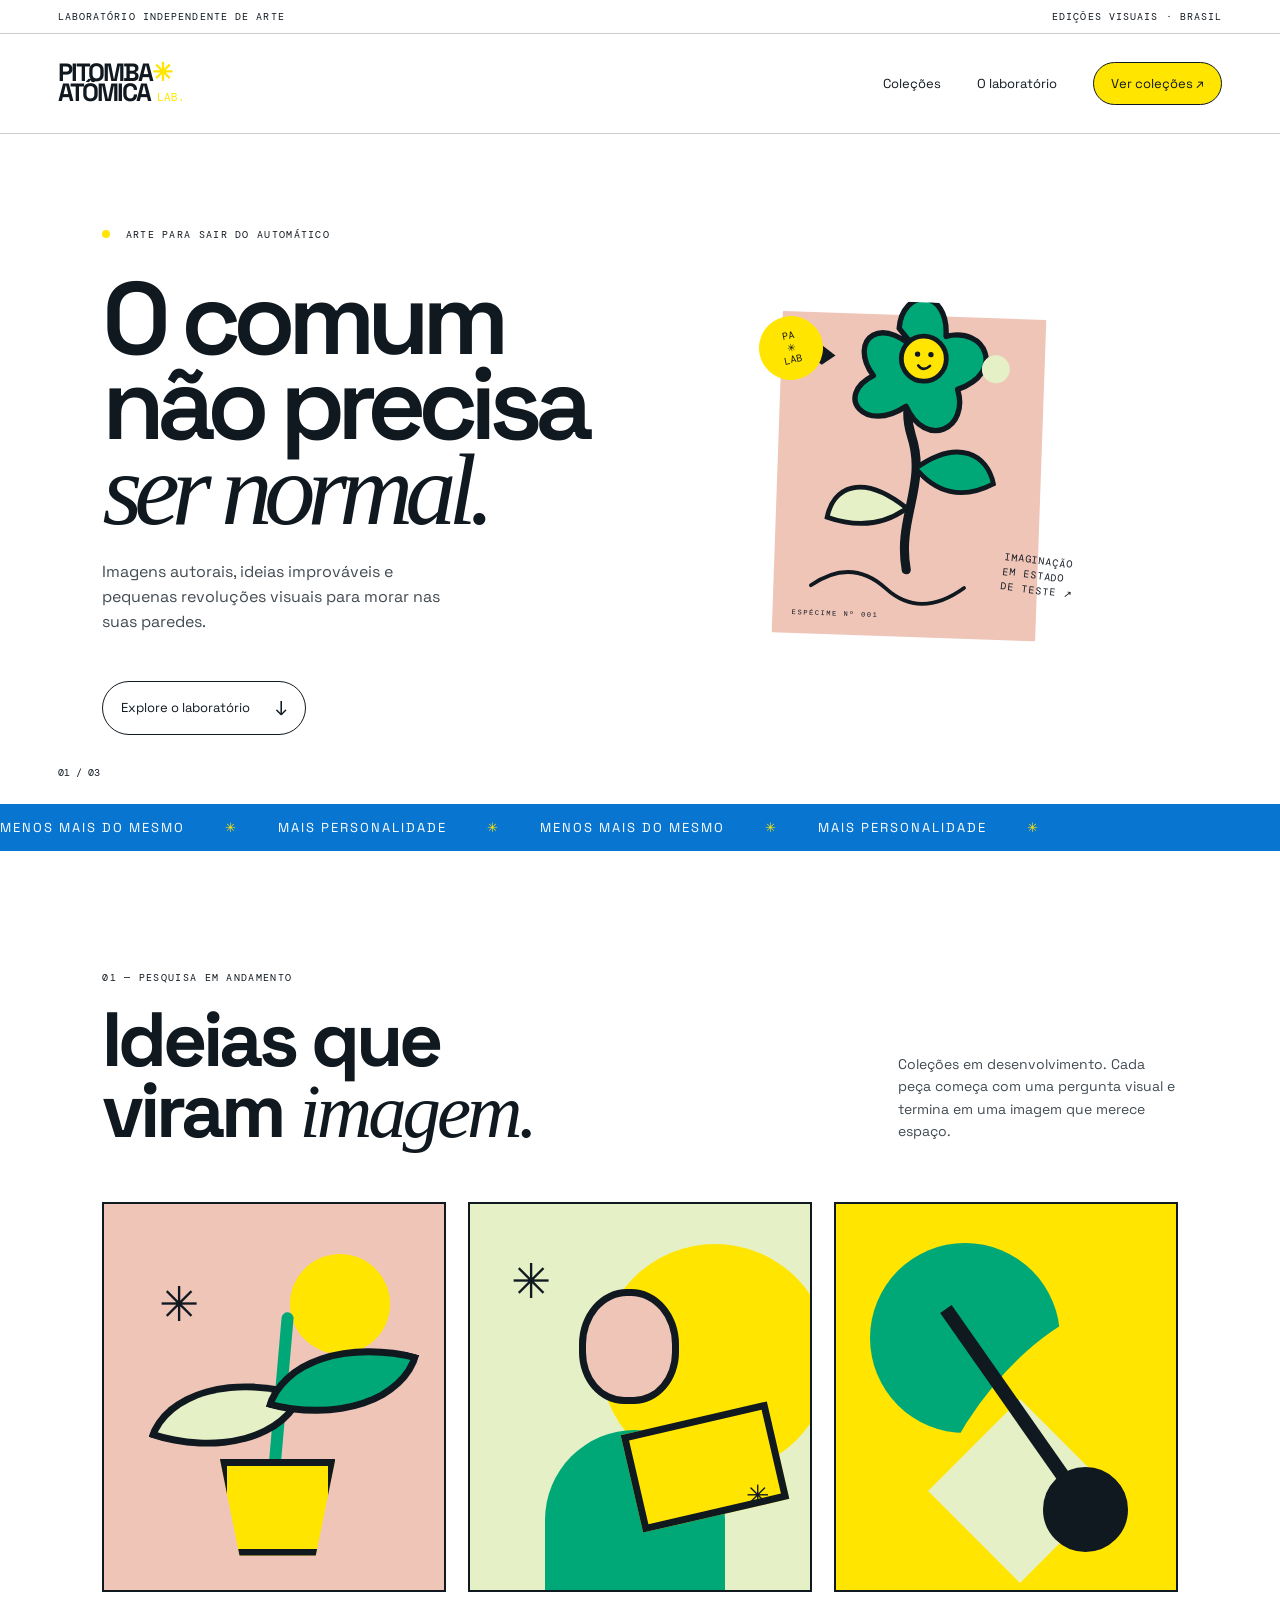
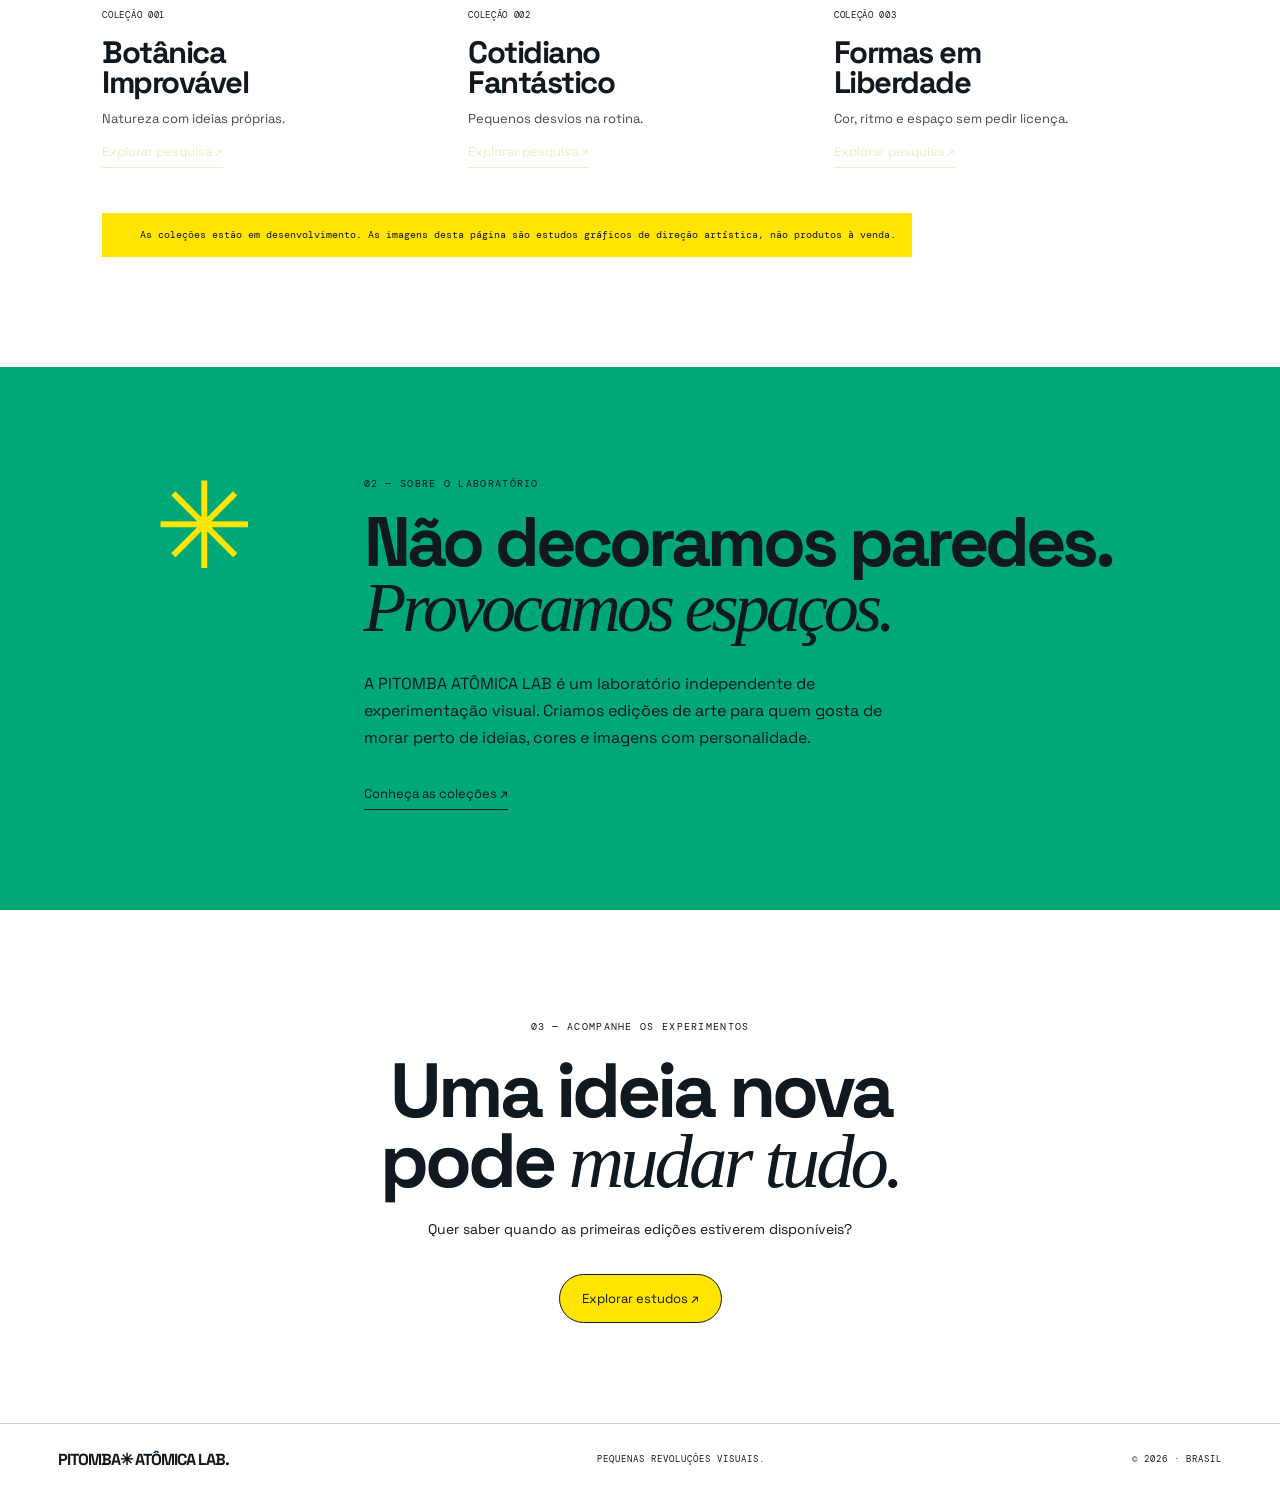
<file: index.html>
<!doctype html>
<html lang="pt-BR">
<head>
<meta charset="utf-8">
<meta name="viewport" content="width=device-width, initial-scale=1">
<meta name="theme-color" content="#0875D1">
<meta name="description" content="PITOMBA ATÔMICA LAB — pequenas revoluções visuais. Arte autoral para paredes com personalidade.">
<meta name="msvalidate.01" content="EAD47D0A124178B541388ACA7FBACF1D">
<title>PITOMBA ATÔMICA LAB — Pequenas revoluções visuais</title>
<link rel="preconnect" href="https://fonts.googleapis.com">
<link rel="preconnect" href="https://fonts.gstatic.com" crossorigin>
<link href="https://fonts.googleapis.com/css2?family=DM+Mono:wght@400;500&family=Space+Grotesk:wght@400;500;600;700&display=swap" rel="stylesheet">
<link rel="stylesheet" href="assets/css/style.css">

<link rel="canonical" href="https://inforeincluder.github.io/pitomba-atomica/">
<link rel="icon" type="image/svg+xml" href="assets/favicon.svg">
<meta name="robots" content="index,follow,max-image-preview:large">
<meta property="og:type" content="website">
<meta property="og:locale" content="pt_BR">
<meta property="og:site_name" content="PITOMBA ATÔMICA LAB">
<meta property="og:title" content="PITOMBA ATÔMICA LAB — Pequenas revoluções visuais">
<meta property="og:description" content="Laboratório independente de experimentação visual e edições de arte para paredes com personalidade.">
<meta property="og:url" content="https://inforeincluder.github.io/pitomba-atomica/">
<meta name="twitter:card" content="summary">
<script type="application/ld+json">
{
  "@context": "https://schema.org",
  "@type": "Organization",
  "name": "PITOMBA ATÔMICA LAB",
  "url": "https://inforeincluder.github.io/pitomba-atomica/",
  "description": "Laboratório independente de experimentação visual e edições de arte para decoração de interiores.",
  "brand": {
    "@type": "Brand",
    "name": "PITOMBA ATÔMICA LAB"
  }
}
</script>
<script type="application/ld+json">
{
  "@context": "https://schema.org",
  "@type": "WebSite",
  "name": "PITOMBA ATÔMICA LAB",
  "url": "https://inforeincluder.github.io/pitomba-atomica/",
  "inLanguage": "pt-BR"
}
</script>
</head>
<body>
<div class="topline"><span>LABORATÓRIO INDEPENDENTE DE ARTE</span><span>EDIÇÕES VISUAIS · BRASIL</span></div>
<header class="site-header">
<a class="wordmark" href="#" aria-label="Pitomba Atômica início">PITOMBA<span>✳</span><br>ATÔMICA<span class="lab"> LAB.</span></a>
<nav aria-label="Navegação principal"><a href="colecoes/">Coleções</a><a href="sobre/">O laboratório</a><a class="nav-contact" href="#colecoes">Ver coleções ↗</a></nav>
</header>
<main>
<section class="hero">
<div class="hero-copy">
<p class="eyebrow"><span class="dot"></span> ARTE PARA SAIR DO AUTOMÁTICO</p>
<h1>O comum<br>não precisa<br><em>ser normal.</em></h1>
<p class="hero-text">Imagens autorais, ideias improváveis e pequenas revoluções visuais para morar nas suas paredes.</p>
<a class="round-link" href="#colecoes">Explore o laboratório <span>↓</span></a>
</div>
<div class="hero-art" aria-label="Composição gráfica abstrata original">
<div class="art-stamp">PA<br>✳<br>LAB</div>
<svg viewBox="0 0 560 650" role="img" aria-label="Ilustração abstrata de uma flor impossível">
<rect x="34" y="25" width="492" height="600" rx="2" fill="#EFC5B8"/>
<path d="M281 500 C260 405 315 340 282 250 C260 190 286 143 300 105" fill="none" stroke="#101820" stroke-width="17" stroke-linecap="round"/>
<path d="M278 385 C190 320 139 352 130 407 C191 426 240 415 278 385Z" fill="#E6F0C6" stroke="#101820" stroke-width="9"/>
<path d="M292 310 C370 250 425 280 438 334 C380 367 330 354 292 310Z" fill="#00A878" stroke="#101820" stroke-width="9"/>
<g transform="translate(300 105)">
<path d="M0 0 C-80 -90 -145 -30 -93 35 C-166 75 -105 145 -30 90 C10 170 90 128 65 55 C155 20 113 -65 40 -43 C42 -135 -45 -130 -48 -55Z" fill="#00A878" stroke="#101820" stroke-width="10" stroke-linejoin="round"/>
<circle cx="0" cy="0" r="42" fill="#FFE500" stroke="#101820" stroke-width="9"/>
<circle cx="-12" cy="-8" r="5" fill="#101820"/><circle cx="13" cy="-8" r="5" fill="#101820"/><path d="M-10 13 Q0 25 12 13" fill="none" stroke="#101820" stroke-width="5" stroke-linecap="round"/>
</g>
<path d="M104 535 Q178 480 244 536 T390 530" fill="none" stroke="#101820" stroke-width="7" stroke-linecap="round"/>
<circle cx="435" cy="120" r="26" fill="#E6F0C6"/><path d="M85 105 l25 -18 25 18 -25 18Z" fill="#101820"/>
<text x="70" y="590" font-family="monospace" font-size="13" letter-spacing="3" fill="#101820">ESPÉCIME Nº 001</text>
</svg>
<div class="side-note">IMAGINAÇÃO<br>EM ESTADO<br>DE TESTE ↗</div>
</div>
<div class="hero-index">01 / 03</div>
</section>
<section class="ticker" aria-label="Manifesto"><div>MENOS MAIS DO MESMO <span>✳</span> MAIS PERSONALIDADE <span>✳</span> MENOS MAIS DO MESMO <span>✳</span> MAIS PERSONALIDADE <span>✳</span></div></section>
<section class="collections" id="colecoes">
<div class="section-head"><div><p class="eyebrow">01 — PESQUISA EM ANDAMENTO</p><h2>Ideias que<br>viram <em>imagem.</em></h2></div><p class="section-intro">Coleções em desenvolvimento. Cada peça começa com uma pergunta visual e termina em uma imagem que merece espaço.</p></div>
<div class="collection-grid">
<article class="collection-card card-one"><div class="card-art art-one"><span class="sun"></span><span class="plant-stem"></span><span class="plant-leaf leaf-a"></span><span class="plant-leaf leaf-b"></span><span class="pot"></span><span class="tiny-star">✳</span></div><div class="card-meta"><span>COLEÇÃO 001</span><span>EM EXPERIMENTAÇÃO</span></div><h3>Botânica<br>Improvável</h3><p>Natureza com ideias próprias.</p><a class="text-link" href="colecoes/botanica-improvavel/">Explorar pesquisa ↗</a></article>
<article class="collection-card card-two"><div class="card-art art-two"><span class="big-circle"></span><span class="figure-head"></span><span class="figure-body"></span><span class="book"></span><span class="bird bird-a">✳</span><span class="bird bird-b">✳</span></div><div class="card-meta"><span>COLEÇÃO 002</span><span>EM PESQUISA</span></div><h3>Cotidiano<br>Fantástico</h3><p>Pequenos desvios na rotina.</p><a class="text-link" href="colecoes/cotidiano-fantastico/">Explorar pesquisa ↗</a></article>
<article class="collection-card card-three"><div class="card-art art-three"><span class="shape-a"></span><span class="shape-b"></span><span class="shape-c"></span><span class="shape-d"></span><span class="shape-e"></span></div><div class="card-meta"><span>COLEÇÃO 003</span><span>EM PESQUISA</span></div><h3>Formas em<br>Liberdade</h3><p>Cor, ritmo e espaço sem pedir licença.</p><a class="text-link" href="colecoes/formas-em-liberdade/">Explorar pesquisa ↗</a></article>
</div>
<p class="status-note"><span class="dot"></span> As coleções estão em desenvolvimento. As imagens desta página são estudos gráficos de direção artística, não produtos à venda.</p>
</section>
<section class="manifesto" id="laboratorio">
<div class="manifesto-mark">✳</div><div><p class="eyebrow">02 — SOBRE O LABORATÓRIO</p><h2>Não decoramos paredes.<br><em>Provocamos espaços.</em></h2><p class="manifesto-text">A PITOMBA ATÔMICA LAB é um laboratório independente de experimentação visual. Criamos edições de arte para quem gosta de morar perto de ideias, cores e imagens com personalidade.</p><a class="text-link" href="colecoes/">Conheça as coleções ↗</a></div>
</section>
<section class="newsletter">
<p class="eyebrow">03 — ACOMPANHE OS EXPERIMENTOS</p><h2>Uma ideia nova<br>pode <em>mudar tudo.</em></h2><p>Quer saber quando as primeiras edições estiverem disponíveis?</p><a class="button-link" href="#colecoes">Explorar estudos ↗</a>
</section>
</main>
<footer><a class="footer-mark" href="#">PITOMBA✳ ATÔMICA LAB.</a><span>PEQUENAS REVOLUÇÕES VISUAIS.</span><span>© 2026 · BRASIL</span></footer>
</body></html>
</file>
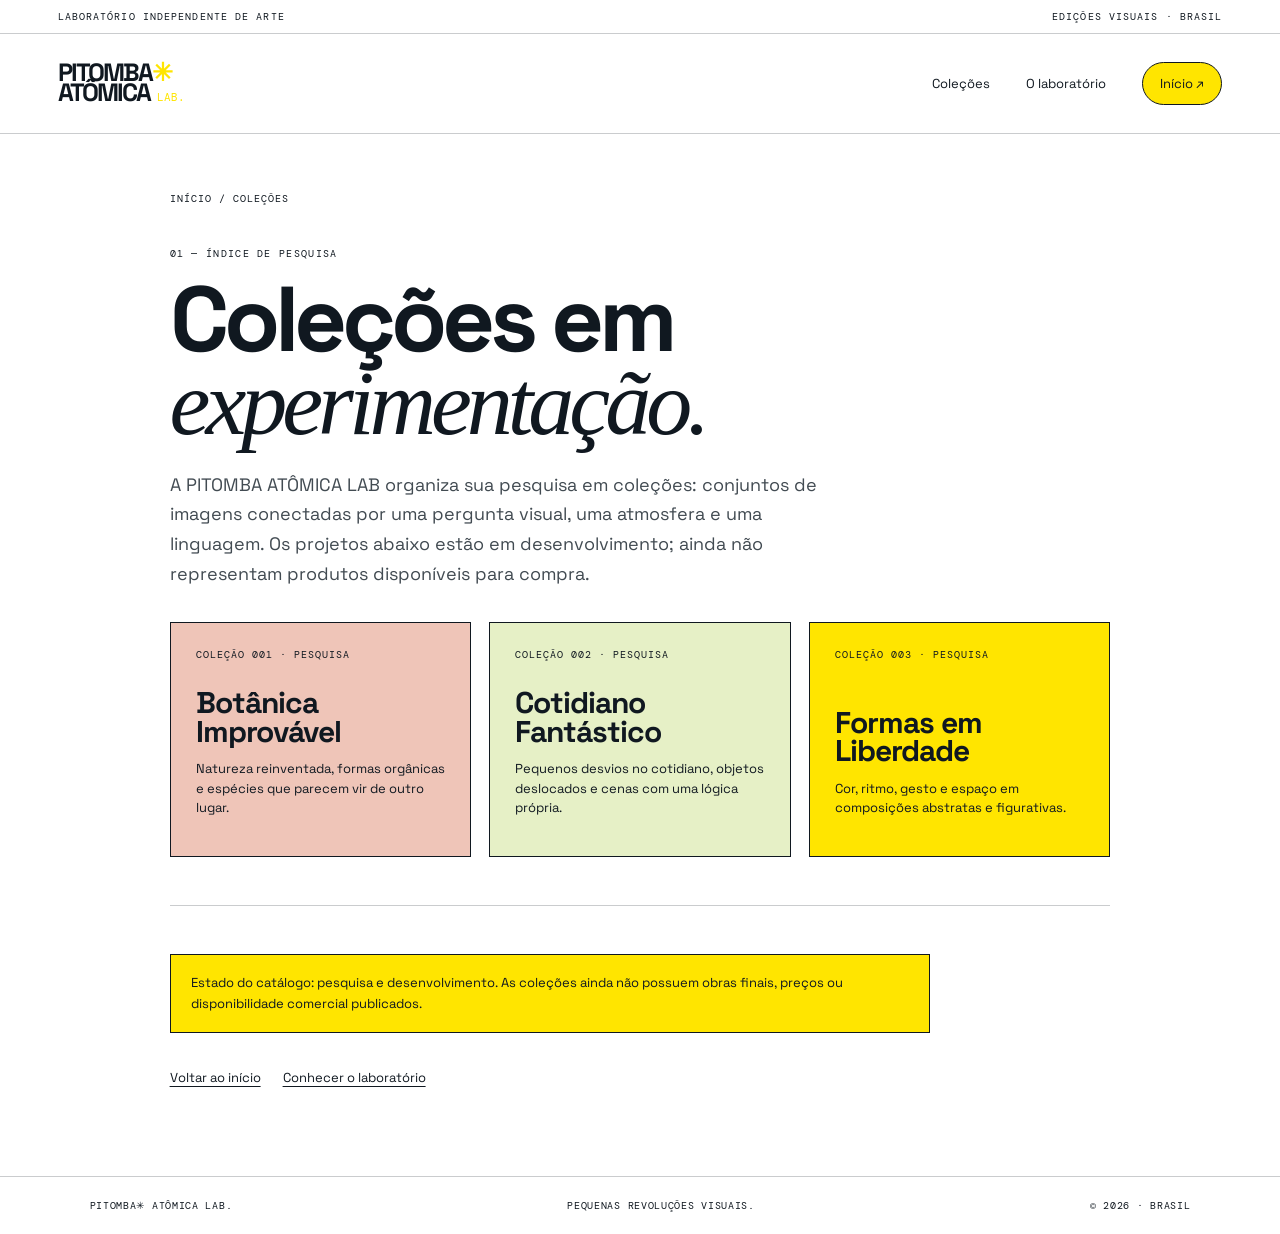
<file: colecoes/index.html>
<!doctype html>
<html lang="pt-BR"><head>
<meta charset="utf-8"><meta name="viewport" content="width=device-width, initial-scale=1"><meta name="theme-color" content="#0875D1">
<title>Coleções de arte autoral | PITOMBA ATÔMICA LAB</title><meta name="description" content="Conheça as pesquisas visuais da PITOMBA ATÔMICA LAB: botânica improvável, cotidiano fantástico e formas em liberdade."><meta name="robots" content="index,follow,max-image-preview:large">
<link rel="canonical" href="https://inforeincluder.github.io/pitomba-atomica/colecoes/"><link rel="icon" type="image/svg+xml" href="../../assets/favicon.svg">
<link rel="preconnect" href="https://fonts.googleapis.com"><link rel="preconnect" href="https://fonts.gstatic.com" crossorigin><link href="https://fonts.googleapis.com/css2?family=DM+Mono:wght@400;500&family=Space+Grotesk:wght@400;500;600;700&display=swap" rel="stylesheet">
<link rel="stylesheet" href="../../assets/css/style.css"><link rel="stylesheet" href="../../assets/css/pages.css">
<meta property="og:type" content="website"><meta property="og:locale" content="pt_BR"><meta property="og:site_name" content="PITOMBA ATÔMICA LAB"><meta property="og:title" content="Coleções de arte autoral | PITOMBA ATÔMICA LAB"><meta property="og:description" content="Conheça as pesquisas visuais da PITOMBA ATÔMICA LAB: botânica improvável, cotidiano fantástico e formas em liberdade."><meta property="og:url" content="https://inforeincluder.github.io/pitomba-atomica/colecoes/">

</head><body><div class="topline"><span>LABORATÓRIO INDEPENDENTE DE ARTE</span><span>EDIÇÕES VISUAIS · BRASIL</span></div><header class="site-header"><a class="wordmark" href="../../" aria-label="Pitomba Atômica início">PITOMBA<span>✳</span><br>ATÔMICA<span class="lab"> LAB.</span></a><nav aria-label="Navegação principal"><a href="../">Coleções</a><a href="../../#laboratorio">O laboratório</a><a class="nav-contact" href="../../">Início ↗</a></nav></header>
<main class="page-shell"><div class="breadcrumbs"><a href="../">INÍCIO</a> / COLEÇÕES</div><p class="page-label">01 — ÍNDICE DE PESQUISA</p><h1 class="page-title">Coleções em<br><em>experimentação.</em></h1><p class="page-lede">A PITOMBA ATÔMICA LAB organiza sua pesquisa em coleções: conjuntos de imagens conectadas por uma pergunta visual, uma atmosfera e uma linguagem. Os projetos abaixo estão em desenvolvimento; ainda não representam produtos disponíveis para compra.</p><div class="page-grid">
<a class="page-tile" href="botanica-improvavel/"><small>COLEÇÃO 001 · PESQUISA</small><div><h2>Botânica<br>Improvável</h2><p>Natureza reinventada, formas orgânicas e espécies que parecem vir de outro lugar.</p></div></a>
<a class="page-tile" href="cotidiano-fantastico/"><small>COLEÇÃO 002 · PESQUISA</small><div><h2>Cotidiano<br>Fantástico</h2><p>Pequenos desvios no cotidiano, objetos deslocados e cenas com uma lógica própria.</p></div></a>
<a class="page-tile" href="formas-em-liberdade/"><small>COLEÇÃO 003 · PESQUISA</small><div><h2>Formas em<br>Liberdade</h2><p>Cor, ritmo, gesto e espaço em composições abstratas e figurativas.</p></div></a>
</div><hr class="page-rule"><p class="page-note">Estado do catálogo: pesquisa e desenvolvimento. As coleções ainda não possuem obras finais, preços ou disponibilidade comercial publicados.</p><nav class="page-nav"><a href="../">Voltar ao início</a><a href="../#laboratorio">Conhecer o laboratório</a></nav></main><footer class="page-footer"><a href="../../">PITOMBA✳ ATÔMICA LAB.</a><span>PEQUENAS REVOLUÇÕES VISUAIS.</span><span>© 2026 · BRASIL</span></footer></body></html>
</file>
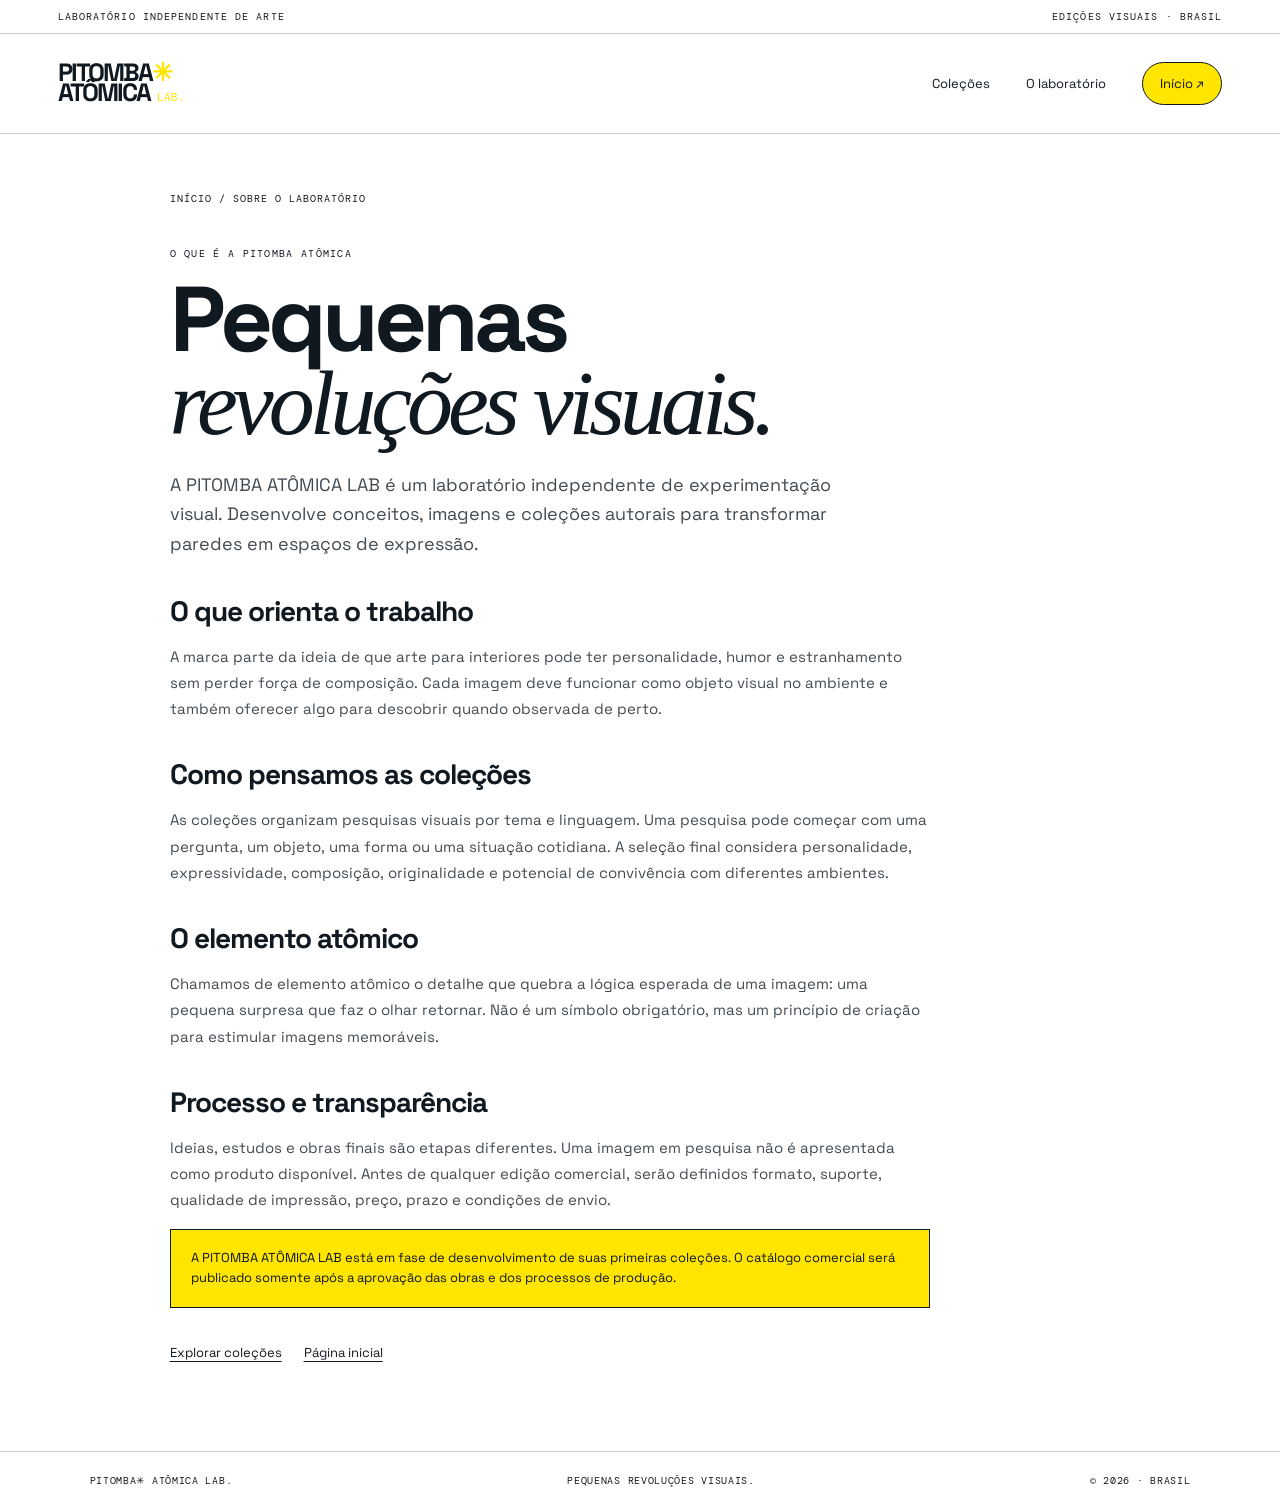
<file: sobre/index.html>
<!doctype html>
<html lang="pt-BR"><head>
<meta charset="utf-8"><meta name="viewport" content="width=device-width, initial-scale=1"><meta name="theme-color" content="#0875D1">
<title>Sobre o laboratório | PITOMBA ATÔMICA LAB</title>
<meta name="description" content="Conheça a PITOMBA ATÔMICA LAB, laboratório independente de experimentação visual e edições de arte para interiores.">
<meta name="robots" content="index,follow,max-image-preview:large">
<link rel="canonical" href="https://inforeincluder.github.io/pitomba-atomica/sobre/">
<link rel="icon" type="image/svg+xml" href="../assets/favicon.svg">
<link rel="preconnect" href="https://fonts.googleapis.com"><link rel="preconnect" href="https://fonts.gstatic.com" crossorigin>
<link href="https://fonts.googleapis.com/css2?family=DM+Mono:wght@400;500&family=Space+Grotesk:wght@400;500;600;700&display=swap" rel="stylesheet">
<link rel="stylesheet" href="../assets/css/style.css"><link rel="stylesheet" href="../assets/css/pages.css">
<meta property="og:type" content="website"><meta property="og:locale" content="pt_BR"><meta property="og:site_name" content="PITOMBA ATÔMICA LAB"><meta property="og:title" content="Sobre o laboratório | PITOMBA ATÔMICA LAB"><meta property="og:description" content="Laboratório independente de experimentação visual e edições de arte para interiores."><meta property="og:url" content="https://inforeincluder.github.io/pitomba-atomica/sobre/">
<script type="application/ld+json">{"@context":"https://schema.org","@type":"AboutPage","name":"Sobre a PITOMBA ATÔMICA LAB","url":"https://inforeincluder.github.io/pitomba-atomica/sobre/","about":{"@type":"Organization","name":"PITOMBA ATÔMICA LAB","url":"https://inforeincluder.github.io/pitomba-atomica/","description":"Laboratório independente de experimentação visual e edições de arte para decoração de interiores."},"inLanguage":"pt-BR"}</script>
</head><body><div class="topline"><span>LABORATÓRIO INDEPENDENTE DE ARTE</span><span>EDIÇÕES VISUAIS · BRASIL</span></div>
<header class="site-header"><a class="wordmark" href="../" aria-label="Pitomba Atômica início">PITOMBA<span>✳</span><br>ATÔMICA<span class="lab"> LAB.</span></a><nav aria-label="Navegação principal"><a href="../colecoes/">Coleções</a><a href="../#laboratorio">O laboratório</a><a class="nav-contact" href="../">Início ↗</a></nav></header>
<main class="page-shell"><div class="breadcrumbs"><a href="../">INÍCIO</a> / SOBRE O LABORATÓRIO</div><p class="page-label">O QUE É A PITOMBA ATÔMICA</p><h1 class="page-title">Pequenas<br><em>revoluções visuais.</em></h1>
<p class="page-lede">A PITOMBA ATÔMICA LAB é um laboratório independente de experimentação visual. Desenvolve conceitos, imagens e coleções autorais para transformar paredes em espaços de expressão.</p>
<section class="page-section"><h2>O que orienta o trabalho</h2><p>A marca parte da ideia de que arte para interiores pode ter personalidade, humor e estranhamento sem perder força de composição. Cada imagem deve funcionar como objeto visual no ambiente e também oferecer algo para descobrir quando observada de perto.</p><h2>Como pensamos as coleções</h2><p>As coleções organizam pesquisas visuais por tema e linguagem. Uma pesquisa pode começar com uma pergunta, um objeto, uma forma ou uma situação cotidiana. A seleção final considera personalidade, expressividade, composição, originalidade e potencial de convivência com diferentes ambientes.</p><h2>O elemento atômico</h2><p>Chamamos de elemento atômico o detalhe que quebra a lógica esperada de uma imagem: uma pequena surpresa que faz o olhar retornar. Não é um símbolo obrigatório, mas um princípio de criação para estimular imagens memoráveis.</p><h2>Processo e transparência</h2><p>Ideias, estudos e obras finais são etapas diferentes. Uma imagem em pesquisa não é apresentada como produto disponível. Antes de qualquer edição comercial, serão definidos formato, suporte, qualidade de impressão, preço, prazo e condições de envio.</p></section>
<p class="page-note">A PITOMBA ATÔMICA LAB está em fase de desenvolvimento de suas primeiras coleções. O catálogo comercial será publicado somente após a aprovação das obras e dos processos de produção.</p>
<nav class="page-nav"><a href="../colecoes/">Explorar coleções</a><a href="../">Página inicial</a></nav></main>
<footer class="page-footer"><a href="../">PITOMBA✳ ATÔMICA LAB.</a><span>PEQUENAS REVOLUÇÕES VISUAIS.</span><span>© 2026 · BRASIL</span></footer></body></html>
</file>
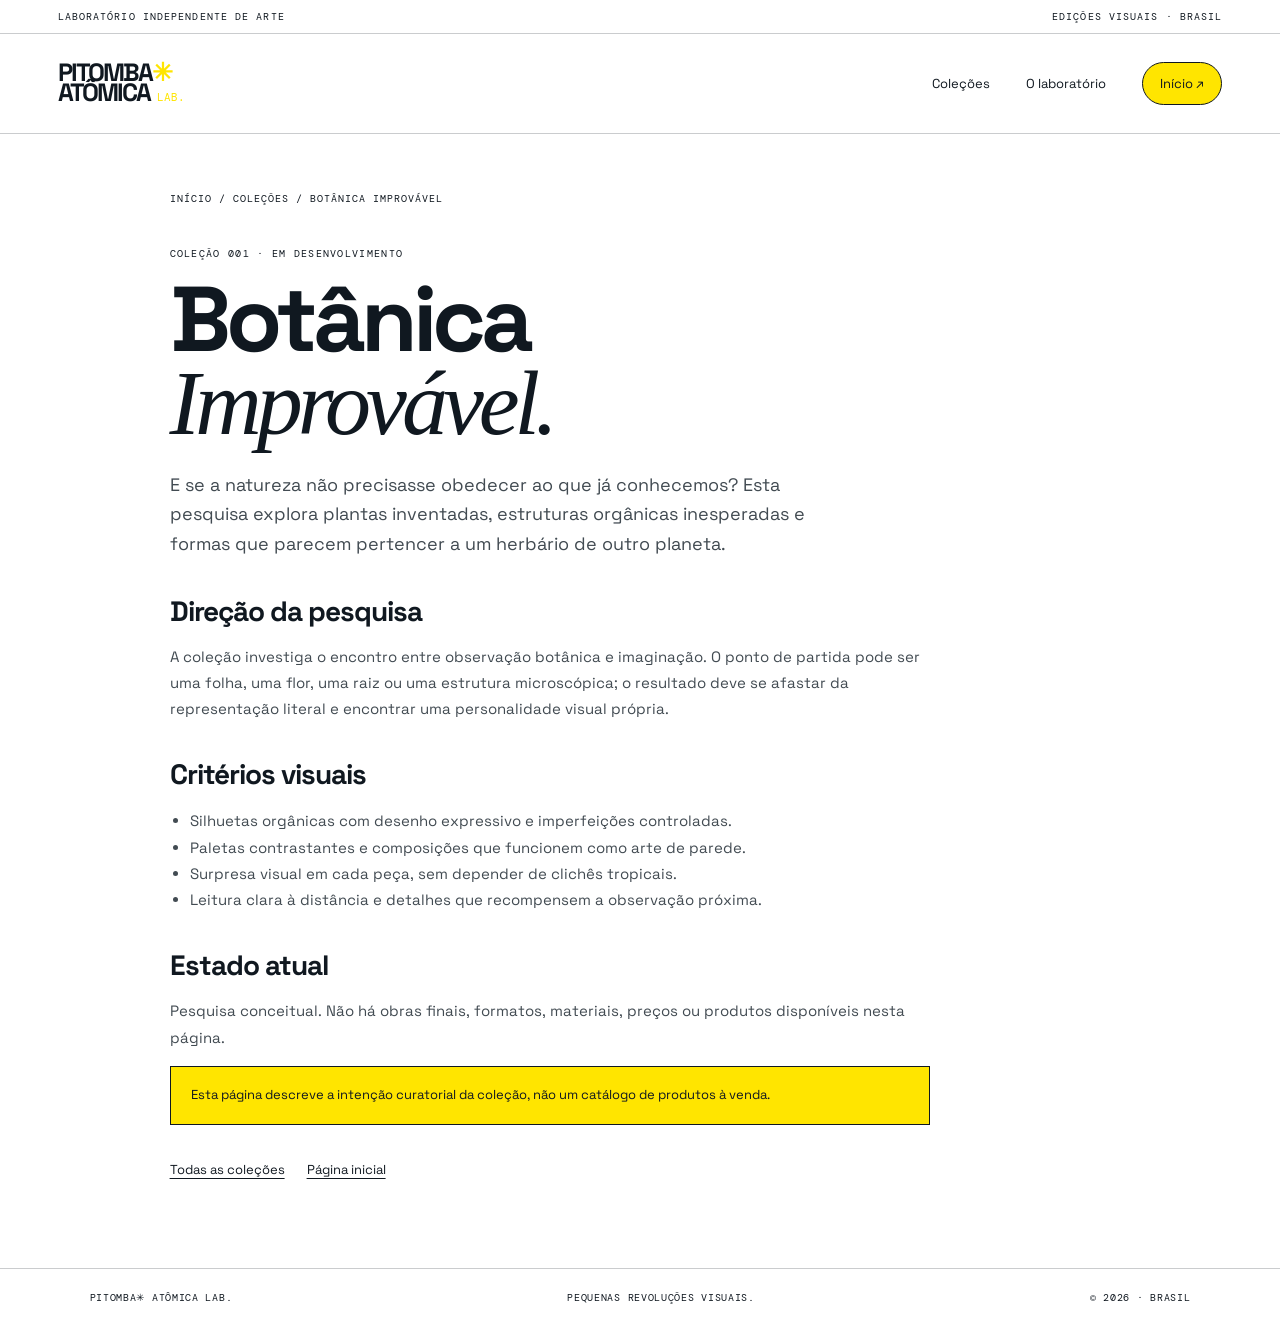
<file: colecoes/botanica-improvavel/index.html>
<!doctype html>
<html lang="pt-BR"><head>
<meta charset="utf-8"><meta name="viewport" content="width=device-width, initial-scale=1"><meta name="theme-color" content="#0875D1">
<title>Botânica Improvável | PITOMBA ATÔMICA LAB</title><meta name="description" content="Coleção em pesquisa da PITOMBA ATÔMICA LAB sobre natureza reinventada, formas orgânicas e plantas imaginárias."><meta name="robots" content="index,follow,max-image-preview:large">
<link rel="canonical" href="https://inforeincluder.github.io/pitomba-atomica/colecoes/botanica-improvavel/"><link rel="icon" type="image/svg+xml" href="../../assets/favicon.svg">
<link rel="preconnect" href="https://fonts.googleapis.com"><link rel="preconnect" href="https://fonts.gstatic.com" crossorigin><link href="https://fonts.googleapis.com/css2?family=DM+Mono:wght@400;500&family=Space+Grotesk:wght@400;500;600;700&display=swap" rel="stylesheet">
<link rel="stylesheet" href="../../assets/css/style.css"><link rel="stylesheet" href="../../assets/css/pages.css">
<meta property="og:type" content="website"><meta property="og:locale" content="pt_BR"><meta property="og:site_name" content="PITOMBA ATÔMICA LAB"><meta property="og:title" content="Botânica Improvável | PITOMBA ATÔMICA LAB"><meta property="og:description" content="Coleção em pesquisa da PITOMBA ATÔMICA LAB sobre natureza reinventada, formas orgânicas e plantas imaginárias."><meta property="og:url" content="https://inforeincluder.github.io/pitomba-atomica/colecoes/botanica-improvavel/">

</head><body><div class="topline"><span>LABORATÓRIO INDEPENDENTE DE ARTE</span><span>EDIÇÕES VISUAIS · BRASIL</span></div><header class="site-header"><a class="wordmark" href="../../" aria-label="Pitomba Atômica início">PITOMBA<span>✳</span><br>ATÔMICA<span class="lab"> LAB.</span></a><nav aria-label="Navegação principal"><a href="../">Coleções</a><a href="../../#laboratorio">O laboratório</a><a class="nav-contact" href="../../">Início ↗</a></nav></header>
<main class="page-shell"><div class="breadcrumbs"><a href="../../">INÍCIO</a> / <a href="../">COLEÇÕES</a> / BOTÂNICA IMPROVÁVEL</div><p class="page-label">COLEÇÃO 001 · EM DESENVOLVIMENTO</p><h1 class="page-title">Botânica<br><em>Improvável.</em></h1><p class="page-lede">E se a natureza não precisasse obedecer ao que já conhecemos? Esta pesquisa explora plantas inventadas, estruturas orgânicas inesperadas e formas que parecem pertencer a um herbário de outro planeta.</p><section class="page-section"><h2>Direção da pesquisa</h2><p>A coleção investiga o encontro entre observação botânica e imaginação. O ponto de partida pode ser uma folha, uma flor, uma raiz ou uma estrutura microscópica; o resultado deve se afastar da representação literal e encontrar uma personalidade visual própria.</p><h2>Critérios visuais</h2><ul><li>Silhuetas orgânicas com desenho expressivo e imperfeições controladas.</li><li>Paletas contrastantes e composições que funcionem como arte de parede.</li><li>Surpresa visual em cada peça, sem depender de clichês tropicais.</li><li>Leitura clara à distância e detalhes que recompensem a observação próxima.</li></ul><h2>Estado atual</h2><p>Pesquisa conceitual. Não há obras finais, formatos, materiais, preços ou produtos disponíveis nesta página.</p></section><p class="page-note">Esta página descreve a intenção curatorial da coleção, não um catálogo de produtos à venda.</p><nav class="page-nav"><a href="../">Todas as coleções</a><a href="../../">Página inicial</a></nav></main><footer class="page-footer"><a href="../../">PITOMBA✳ ATÔMICA LAB.</a><span>PEQUENAS REVOLUÇÕES VISUAIS.</span><span>© 2026 · BRASIL</span></footer></body></html>
</file>
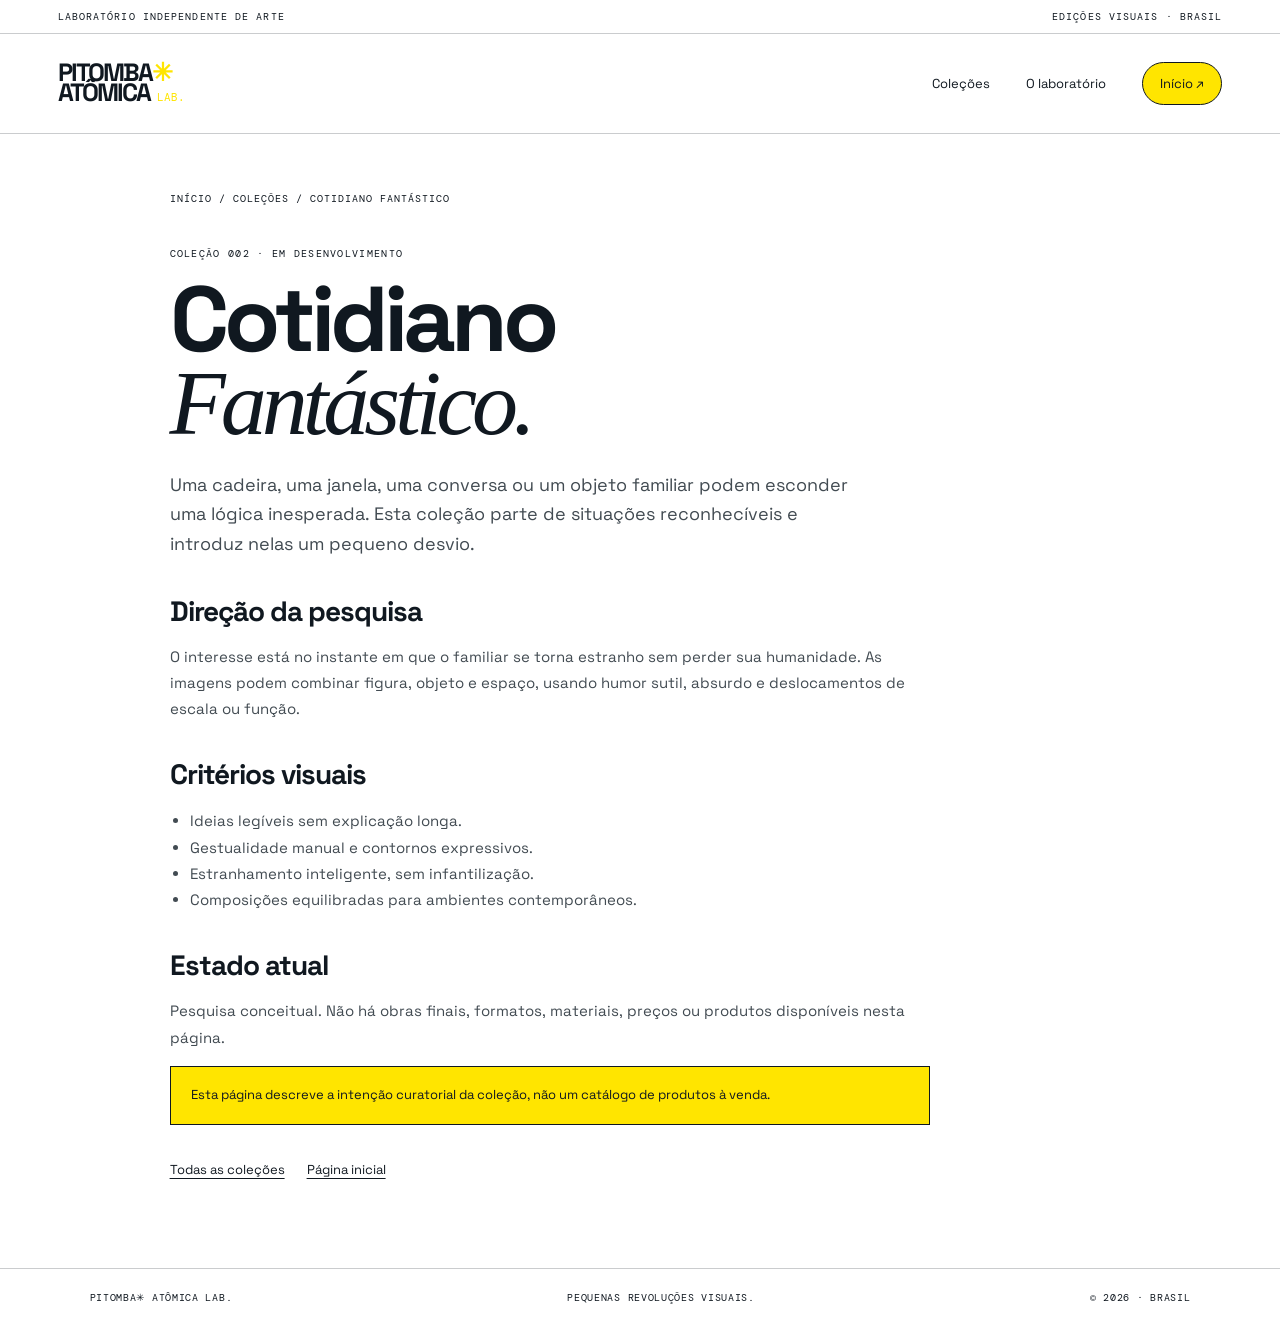
<file: colecoes/cotidiano-fantastico/index.html>
<!doctype html>
<html lang="pt-BR"><head>
<meta charset="utf-8"><meta name="viewport" content="width=device-width, initial-scale=1"><meta name="theme-color" content="#0875D1">
<title>Cotidiano Fantástico | PITOMBA ATÔMICA LAB</title><meta name="description" content="Coleção em pesquisa da PITOMBA ATÔMICA LAB sobre cenas comuns, objetos deslocados e humor visual sutil."><meta name="robots" content="index,follow,max-image-preview:large">
<link rel="canonical" href="https://inforeincluder.github.io/pitomba-atomica/colecoes/cotidiano-fantastico/"><link rel="icon" type="image/svg+xml" href="../../assets/favicon.svg">
<link rel="preconnect" href="https://fonts.googleapis.com"><link rel="preconnect" href="https://fonts.gstatic.com" crossorigin><link href="https://fonts.googleapis.com/css2?family=DM+Mono:wght@400;500&family=Space+Grotesk:wght@400;500;600;700&display=swap" rel="stylesheet">
<link rel="stylesheet" href="../../assets/css/style.css"><link rel="stylesheet" href="../../assets/css/pages.css">
<meta property="og:type" content="website"><meta property="og:locale" content="pt_BR"><meta property="og:site_name" content="PITOMBA ATÔMICA LAB"><meta property="og:title" content="Cotidiano Fantástico | PITOMBA ATÔMICA LAB"><meta property="og:description" content="Coleção em pesquisa da PITOMBA ATÔMICA LAB sobre cenas comuns, objetos deslocados e humor visual sutil."><meta property="og:url" content="https://inforeincluder.github.io/pitomba-atomica/colecoes/cotidiano-fantastico/">

</head><body><div class="topline"><span>LABORATÓRIO INDEPENDENTE DE ARTE</span><span>EDIÇÕES VISUAIS · BRASIL</span></div><header class="site-header"><a class="wordmark" href="../../" aria-label="Pitomba Atômica início">PITOMBA<span>✳</span><br>ATÔMICA<span class="lab"> LAB.</span></a><nav aria-label="Navegação principal"><a href="../">Coleções</a><a href="../../#laboratorio">O laboratório</a><a class="nav-contact" href="../../">Início ↗</a></nav></header>
<main class="page-shell"><div class="breadcrumbs"><a href="../../">INÍCIO</a> / <a href="../">COLEÇÕES</a> / COTIDIANO FANTÁSTICO</div><p class="page-label">COLEÇÃO 002 · EM DESENVOLVIMENTO</p><h1 class="page-title">Cotidiano<br><em>Fantástico.</em></h1><p class="page-lede">Uma cadeira, uma janela, uma conversa ou um objeto familiar podem esconder uma lógica inesperada. Esta coleção parte de situações reconhecíveis e introduz nelas um pequeno desvio.</p><section class="page-section"><h2>Direção da pesquisa</h2><p>O interesse está no instante em que o familiar se torna estranho sem perder sua humanidade. As imagens podem combinar figura, objeto e espaço, usando humor sutil, absurdo e deslocamentos de escala ou função.</p><h2>Critérios visuais</h2><ul><li>Ideias legíveis sem explicação longa.</li><li>Gestualidade manual e contornos expressivos.</li><li>Estranhamento inteligente, sem infantilização.</li><li>Composições equilibradas para ambientes contemporâneos.</li></ul><h2>Estado atual</h2><p>Pesquisa conceitual. Não há obras finais, formatos, materiais, preços ou produtos disponíveis nesta página.</p></section><p class="page-note">Esta página descreve a intenção curatorial da coleção, não um catálogo de produtos à venda.</p><nav class="page-nav"><a href="../">Todas as coleções</a><a href="../../">Página inicial</a></nav></main><footer class="page-footer"><a href="../../">PITOMBA✳ ATÔMICA LAB.</a><span>PEQUENAS REVOLUÇÕES VISUAIS.</span><span>© 2026 · BRASIL</span></footer></body></html>
</file>
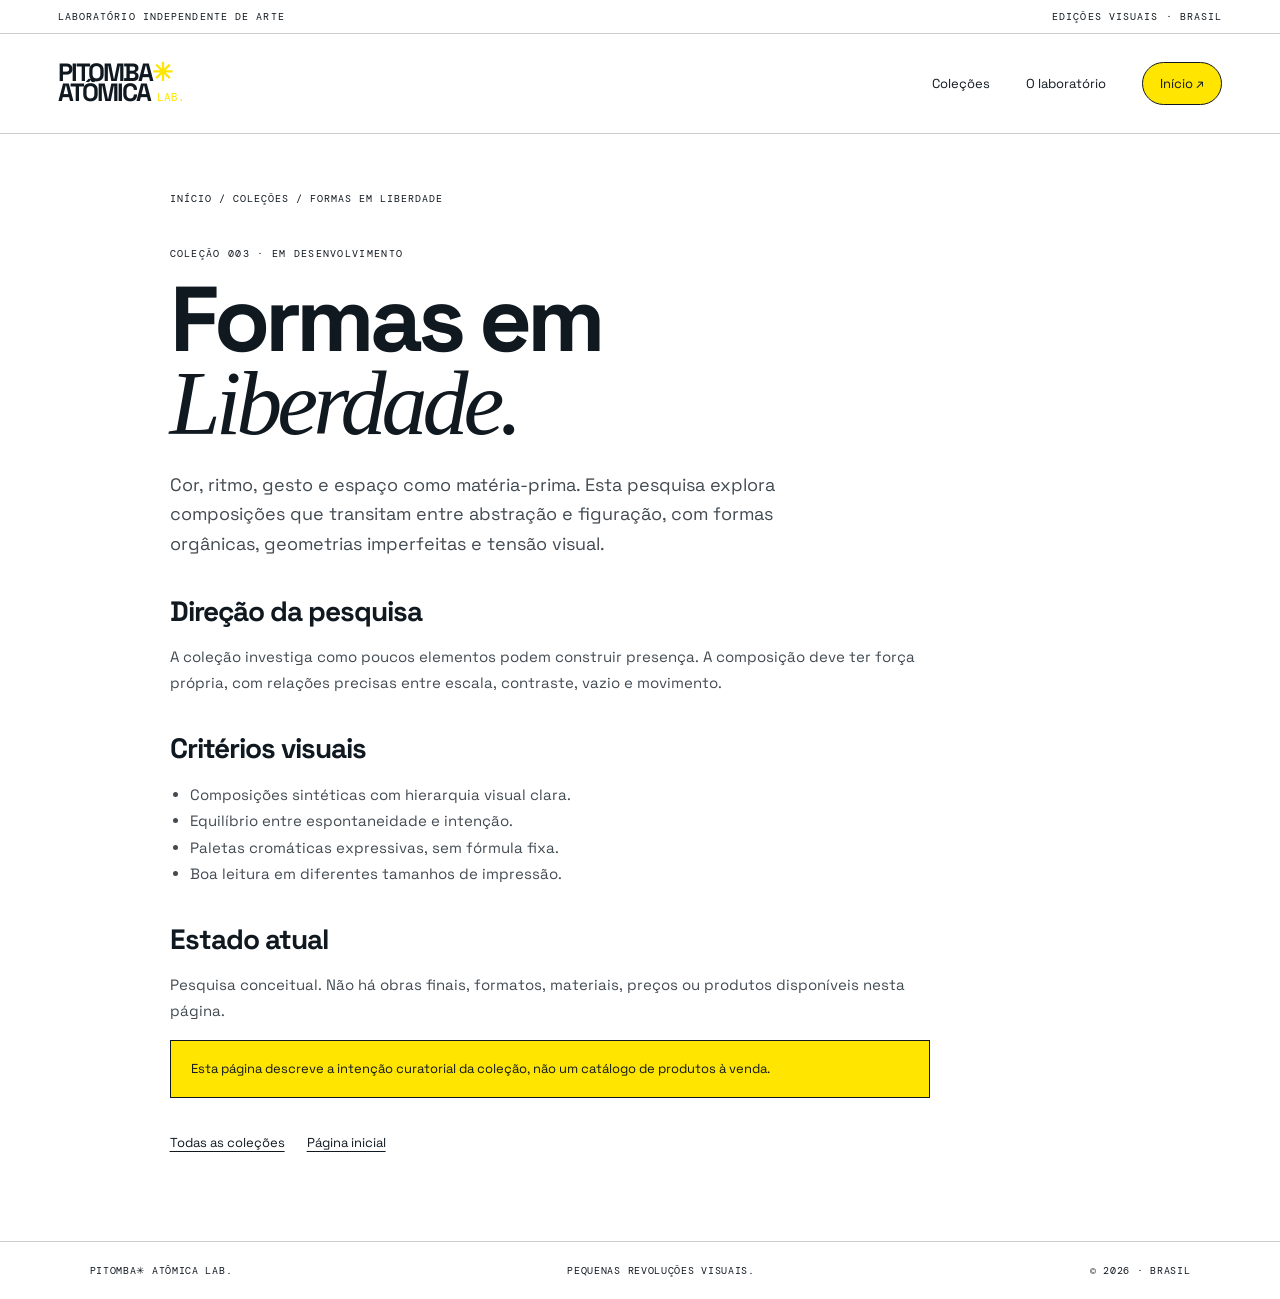
<file: colecoes/formas-em-liberdade/index.html>
<!doctype html>
<html lang="pt-BR"><head>
<meta charset="utf-8"><meta name="viewport" content="width=device-width, initial-scale=1"><meta name="theme-color" content="#0875D1">
<title>Formas em Liberdade | PITOMBA ATÔMICA LAB</title><meta name="description" content="Coleção em pesquisa da PITOMBA ATÔMICA LAB sobre abstração, cor, ritmo, gesto e composição visual."><meta name="robots" content="index,follow,max-image-preview:large">
<link rel="canonical" href="https://inforeincluder.github.io/pitomba-atomica/colecoes/formas-em-liberdade/"><link rel="icon" type="image/svg+xml" href="../../assets/favicon.svg">
<link rel="preconnect" href="https://fonts.googleapis.com"><link rel="preconnect" href="https://fonts.gstatic.com" crossorigin><link href="https://fonts.googleapis.com/css2?family=DM+Mono:wght@400;500&family=Space+Grotesk:wght@400;500;600;700&display=swap" rel="stylesheet">
<link rel="stylesheet" href="../../assets/css/style.css"><link rel="stylesheet" href="../../assets/css/pages.css">
<meta property="og:type" content="website"><meta property="og:locale" content="pt_BR"><meta property="og:site_name" content="PITOMBA ATÔMICA LAB"><meta property="og:title" content="Formas em Liberdade | PITOMBA ATÔMICA LAB"><meta property="og:description" content="Coleção em pesquisa da PITOMBA ATÔMICA LAB sobre abstração, cor, ritmo, gesto e composição visual."><meta property="og:url" content="https://inforeincluder.github.io/pitomba-atomica/colecoes/formas-em-liberdade/">

</head><body><div class="topline"><span>LABORATÓRIO INDEPENDENTE DE ARTE</span><span>EDIÇÕES VISUAIS · BRASIL</span></div><header class="site-header"><a class="wordmark" href="../../" aria-label="Pitomba Atômica início">PITOMBA<span>✳</span><br>ATÔMICA<span class="lab"> LAB.</span></a><nav aria-label="Navegação principal"><a href="../">Coleções</a><a href="../../#laboratorio">O laboratório</a><a class="nav-contact" href="../../">Início ↗</a></nav></header>
<main class="page-shell"><div class="breadcrumbs"><a href="../../">INÍCIO</a> / <a href="../">COLEÇÕES</a> / FORMAS EM LIBERDADE</div><p class="page-label">COLEÇÃO 003 · EM DESENVOLVIMENTO</p><h1 class="page-title">Formas em<br><em>Liberdade.</em></h1><p class="page-lede">Cor, ritmo, gesto e espaço como matéria-prima. Esta pesquisa explora composições que transitam entre abstração e figuração, com formas orgânicas, geometrias imperfeitas e tensão visual.</p><section class="page-section"><h2>Direção da pesquisa</h2><p>A coleção investiga como poucos elementos podem construir presença. A composição deve ter força própria, com relações precisas entre escala, contraste, vazio e movimento.</p><h2>Critérios visuais</h2><ul><li>Composições sintéticas com hierarquia visual clara.</li><li>Equilíbrio entre espontaneidade e intenção.</li><li>Paletas cromáticas expressivas, sem fórmula fixa.</li><li>Boa leitura em diferentes tamanhos de impressão.</li></ul><h2>Estado atual</h2><p>Pesquisa conceitual. Não há obras finais, formatos, materiais, preços ou produtos disponíveis nesta página.</p></section><p class="page-note">Esta página descreve a intenção curatorial da coleção, não um catálogo de produtos à venda.</p><nav class="page-nav"><a href="../">Todas as coleções</a><a href="../../">Página inicial</a></nav></main><footer class="page-footer"><a href="../../">PITOMBA✳ ATÔMICA LAB.</a><span>PEQUENAS REVOLUÇÕES VISUAIS.</span><span>© 2026 · BRASIL</span></footer></body></html>
</file>
<file: assets/css/style.css>
:root{--paper:#f4f0e8;--ink:#171717;--blue:#123fbd;--red:#f05b43;--acid:#c5df43;--yellow:#f3d44f;--line:rgba(23,23,23,.2)}*{box-sizing:border-box}html{scroll-behavior:smooth}body{margin:0;background:var(--paper);color:var(--ink);font-family:"Space Grotesk",Arial,sans-serif}.topline{display:flex;justify-content:space-between;padding:10px 4.5%;font:10px "DM Mono",monospace;letter-spacing:1.1px;border-bottom:1px solid var(--line)}.site-header{height:100px;padding:0 4.5%;display:flex;align-items:center;justify-content:space-between;border-bottom:1px solid var(--line)}.wordmark{font-size:25px;line-height:.78;font-weight:700;letter-spacing:-2px;color:var(--ink);text-decoration:none}.wordmark span{color:var(--red)}.wordmark .lab{font:11px "DM Mono",monospace;letter-spacing:0}.site-header nav{display:flex;gap:36px;align-items:center}.site-header nav a{color:var(--ink);text-decoration:none;font-size:13px}.site-header nav .nav-contact{border:1px solid var(--ink);padding:12px 17px;border-radius:30px}.hero{min-height:670px;padding:70px 8% 55px;display:grid;grid-template-columns:1fr 1fr;align-items:center;position:relative;overflow:hidden}.eyebrow{font:10px "DM Mono",monospace;letter-spacing:1.3px}.dot{display:inline-block;width:8px;height:8px;background:var(--red);border-radius:50%;margin-right:8px}.hero h1{font-size:clamp(64px,8vw,112px);line-height:.83;letter-spacing:-8px;margin:35px 0 28px;font-weight:600}.hero h1 em,.section-head h2 em,.manifesto h2 em,.newsletter h2 em{font-family:Georgia,serif;font-weight:400}.hero-text{max-width:350px;font-size:16px;line-height:1.55;color:#45433e}.round-link{display:inline-flex;align-items:center;gap:25px;margin-top:30px;padding:13px 18px;border:1px solid var(--ink);border-radius:40px;text-decoration:none;color:var(--ink);font-size:13px}.round-link span{font-size:20px}.hero-art{position:relative;max-width:520px;margin:auto}.hero-art svg{width:100%;height:auto;display:block;transform:rotate(2deg)}.art-stamp{position:absolute;z-index:2;top:4%;left:0;background:var(--acid);width:64px;height:64px;border-radius:50%;display:grid;place-content:center;text-align:center;font:10px/1.2 "DM Mono";transform:rotate(-12deg)}.side-note{position:absolute;right:-5%;bottom:15%;font:10px/1.5 "DM Mono";letter-spacing:1px;transform:rotate(7deg)}.hero-index{position:absolute;bottom:25px;left:4.5%;font:10px "DM Mono";color:#777}.ticker{overflow:hidden;background:var(--blue);color:white;padding:15px 0;white-space:nowrap;font-size:13px;letter-spacing:2px}.ticker div{min-width:max-content;animation:marquee 28s linear infinite}.ticker span{color:var(--acid);padding:0 35px}@keyframes marquee{to{transform:translateX(-35%)}}.collections{padding:110px 8% 100px}.section-head{display:flex;justify-content:space-between;align-items:end;margin-bottom:55px}.section-head h2,.manifesto h2,.newsletter h2{font-size:clamp(48px,6vw,78px);line-height:.92;letter-spacing:-4px;margin:20px 0 0}.section-intro{max-width:280px;font-size:14px;line-height:1.6;color:#555;margin-bottom:5px}.collection-grid{display:grid;grid-template-columns:repeat(3,1fr);gap:22px}.collection-card{min-width:0}.card-art{height:390px;position:relative;overflow:hidden;display:block}.art-one{background:#f0d7bd}.sun{position:absolute;width:100px;height:100px;background:var(--red);border-radius:50%;right:16%;top:13%}.plant-stem{position:absolute;left:50%;top:28%;height:48%;width:12px;background:var(--blue);transform:rotate(5deg);border-radius:10px}.plant-leaf{position:absolute;width:135px;height:90px;border-radius:100% 0 100% 0;background:var(--acid);border:7px solid var(--blue)}.leaf-a{left:16%;top:43%;transform:rotate(18deg)}.leaf-b{right:10%;top:34%;transform:rotate(195deg);background:var(--red)}.pot{position:absolute;bottom:9%;left:34%;width:34%;height:25%;background:var(--yellow);border:7px solid var(--blue);clip-path:polygon(0 0,100% 0,83% 100%,17% 100%)}.tiny-star{position:absolute;top:18%;left:16%;font-size:48px;color:var(--blue)}.art-two{background:#d9d5ef}.big-circle{position:absolute;width:230px;height:230px;border-radius:50%;background:var(--yellow);right:-20px;top:40px}.figure-head{position:absolute;width:100px;height:115px;border-radius:48% 48% 45% 45%;background:var(--red);border:7px solid var(--blue);left:32%;top:22%}.figure-body{position:absolute;width:180px;height:190px;background:var(--blue);border-radius:90px 90px 15px 15px;left:22%;bottom:-30px}.book{position:absolute;width:150px;height:100px;background:var(--acid);border:7px solid var(--ink);left:47%;top:55%;transform:rotate(-13deg);z-index:2}.bird{position:absolute;color:var(--red);font-size:48px;z-index:3}.bird-a{top:12%;left:12%}.bird-b{right:12%;bottom:20%;font-size:28px}.art-three{background:#c8e1d8}.shape-a{position:absolute;width:190px;height:190px;border-radius:50%;background:var(--blue);top:10%;left:10%}.shape-b{position:absolute;width:160px;height:250px;background:var(--red);border-radius:100% 0 100% 0;right:8%;top:15%;transform:rotate(25deg)}.shape-c{position:absolute;width:130px;height:130px;background:var(--yellow);bottom:9%;left:35%;transform:rotate(45deg)}.shape-d{position:absolute;width:85px;height:85px;border:10px solid var(--ink);border-radius:50%;right:14%;bottom:10%}.shape-e{position:absolute;width:14px;height:220px;background:var(--ink);left:49%;top:22%;transform:rotate(-35deg)}.card-meta{display:flex;justify-content:space-between;margin-top:17px;font:9px "DM Mono";letter-spacing:.7px}.card-meta span:last-child{color:#777}.collection-card h3{font-size:31px;line-height:.95;letter-spacing:-1.5px;margin:17px 0 8px}.collection-card p{font-size:13px;color:#555}.status-note{font:10px "DM Mono";color:#68655e;margin-top:45px}.manifesto{background:var(--blue);color:white;padding:100px 12%;display:grid;grid-template-columns:180px 1fr;gap:30px}.manifesto-mark{font-size:120px;color:var(--acid);line-height:1}.manifesto h2{font-size:clamp(42px,5.5vw,70px)}.manifesto-text{max-width:560px;font-size:16px;line-height:1.7;color:#e4e8f5;margin:30px 0}.text-link{display:inline-block;color:var(--acid);text-decoration:none;border-bottom:1px solid var(--acid);padding-bottom:7px;font-size:13px}.newsletter{text-align:center;padding:100px 20px}.newsletter h2{margin:22px 0}.newsletter>p:not(.eyebrow){color:#555;font-size:14px}.button-link{display:inline-block;margin-top:22px;background:var(--red);color:#fff;padding:15px 22px;border-radius:30px;text-decoration:none;font-size:13px}footer{border-top:1px solid var(--line);padding:25px 4.5%;display:flex;justify-content:space-between;align-items:center;font:9px "DM Mono";letter-spacing:1px}.footer-mark{font:700 16px "Space Grotesk";letter-spacing:-1px;text-decoration:none;color:var(--ink)}@media(max-width:760px){.topline span:last-child{display:none}.site-header{height:82px}.site-header nav{gap:13px}.site-header nav a{font-size:11px}.site-header nav a:nth-child(2){display:none}.site-header nav .nav-contact{padding:10px}.hero{padding:55px 7% 70px;grid-template-columns:1fr;gap:25px}.hero h1{font-size:76px;letter-spacing:-6px;margin-top:28px}.hero-art{width:86%;margin:0 auto}.side-note{right:-9%}.collections{padding:75px 7%}.section-head{display:block}.section-intro{margin-top:25px}.collection-grid{grid-template-columns:1fr;gap:45px}.card-art{height:430px}.manifesto{padding:75px 8%;grid-template-columns:1fr;gap:10px}.manifesto-mark{font-size:70px}.manifesto h2{font-size:48px}.newsletter{padding:75px 8%}footer{gap:15px;flex-wrap:wrap}footer span:nth-child(2){display:none}}

/* PITOMBA ATÔMICA — paleta cromática de referência */
:root{
  --paper:#0875D1;
  --ink:#101820;
  --blue:#0875D1;
  --red:#EFC5B8;
  --acid:#E6F0C6;
  --yellow:#FFE500;
  --green:#00A878;
  --peach:#EFC5B8;
  --mint:#E6F0C6;
  --line:rgba(16,24,32,.42);
}
body{background:var(--blue);color:var(--ink)}
.topline,.site-header{background:var(--blue);color:var(--ink);border-color:var(--line)}
.wordmark,.site-header nav a,.footer-mark{color:var(--ink)}
.wordmark span{color:var(--yellow)}
.site-header nav .nav-contact,.round-link{border-color:var(--ink);color:var(--ink)}
.hero{background:var(--blue)}
.hero-text,.section-intro,.collection-card p,.newsletter>p:not(.eyebrow){color:var(--ink)}
.eyebrow,.hero-index,.card-meta,.status-note{color:var(--ink)}
.dot{background:var(--yellow)}
.art-stamp{background:var(--yellow);color:var(--ink)}
.ticker{background:var(--ink);color:var(--yellow)}
.ticker span{color:var(--green)}
.collections{background:var(--blue)}
.card-art{border:2px solid var(--ink)}
.art-one{background:var(--peach)}
.sun{background:var(--yellow)}
.plant-stem{background:var(--green)}
.plant-leaf{background:var(--mint);border-color:var(--ink)}
.leaf-b{background:var(--green)}
.pot{background:var(--yellow);border-color:var(--ink)}
.tiny-star{color:var(--ink)}
.art-two{background:var(--mint)}
.big-circle{background:var(--yellow)}
.figure-head{background:var(--peach);border-color:var(--ink)}
.figure-body{background:var(--green)}
.book{background:var(--yellow);border-color:var(--ink)}
.bird{color:var(--ink)}
.art-three{background:var(--peach)}
.shape-a{background:var(--green)}
.shape-b{background:var(--yellow)}
.shape-c{background:var(--mint)}
.shape-d,.shape-e{border-color:var(--ink);background:var(--ink)}
.card-meta span:last-child{color:var(--ink)}
.status-note{background:var(--yellow);padding:14px 16px;display:inline-block;line-height:1.6}
.manifesto{background:var(--green);color:var(--ink)}
.manifesto-mark{color:var(--yellow)}
.manifesto-text{color:var(--ink)}
.manifesto .text-link{color:var(--ink);border-color:var(--ink)}
.newsletter{background:var(--peach);color:var(--ink)}
.button-link{background:var(--yellow);color:var(--ink);border:1px solid var(--ink)}
footer{background:var(--blue);border-color:var(--line);color:var(--ink)}
@media(max-width:760px){
  .site-header nav .nav-contact{background:var(--yellow)}
  .hero{padding-top:48px}
}


/* Contraste acessível nas áreas azuis: branco sobre azul, tinta escura nas superfícies claras */
.topline,.site-header,.site-header nav a,.wordmark,.footer-mark{color:#fff}
.wordmark span{color:var(--yellow)}
.site-header nav .nav-contact{color:var(--ink);background:var(--yellow)}
.hero,.collections{color:#fff}
.hero .eyebrow,.hero-index,.side-note,.hero-text,.section-head .eyebrow,.section-intro,
.collection-card h3,.collection-card p,.card-meta,.status-note{color:#fff}
.hero .round-link{color:#fff;border-color:#fff}
.collection-card .card-meta span:last-child{color:#fff}
.status-note{color:var(--ink);background:var(--yellow)}

/* Ajuste de direção: fundo branco como base institucional */
:root{--paper:#FFFFFF;--ink:#101820;--blue:#0875D1;--red:#EFC5B8;--acid:#E6F0C6;--yellow:#FFE500;--green:#00A878;--peach:#EFC5B8;--mint:#E6F0C6;--line:rgba(16,24,32,.22)}
html,body{background:#fff;color:var(--ink)}
.topline,.site-header,.hero,.collections,footer{background:#fff;color:var(--ink)}
.topline,.site-header,footer{border-color:var(--line)}
.topline,.site-header,.site-header nav a,.wordmark,.footer-mark{color:var(--ink)}
.hero,.collections{color:var(--ink)}
.hero .eyebrow,.hero-index,.side-note,.hero-text,.section-head .eyebrow,.section-intro,
.collection-card h3,.collection-card p,.card-meta{color:var(--ink)}
.hero .round-link{color:var(--ink);border-color:var(--ink)}
.hero-text,.section-intro,.collection-card p{color:#424B52}
.card-meta span:last-child{color:#667078}
.status-note{color:var(--ink);background:var(--yellow)}
.ticker{background:var(--blue);color:#fff}
.ticker span{color:var(--yellow)}
.manifesto{background:var(--green);color:var(--ink)}
.manifesto-mark{color:var(--yellow)}
.manifesto-text{color:var(--ink)}
.manifesto .text-link{color:var(--ink);border-color:var(--ink)}
.newsletter{background:#fff;color:var(--ink)}
.button-link{background:var(--yellow);color:var(--ink);border:1px solid var(--ink)}
.site-header nav .nav-contact{background:var(--yellow);color:var(--ink);border-color:var(--ink)}
.art-one{background:var(--peach)}.art-two{background:var(--mint)}.art-three{background:var(--yellow)}
</file>
<file: assets/css/pages.css>
.page-shell{max-width:1120px;margin:auto;padding:58px 7% 90px}.breadcrumbs{font:10px "DM Mono",monospace;letter-spacing:1px;color:#666;margin-bottom:42px}.breadcrumbs a,.page-nav a{color:inherit;text-decoration:none}.page-title{font-size:clamp(48px,8vw,92px);line-height:.9;letter-spacing:-5px;margin:18px 0 25px}.page-title em{font-family:Georgia,serif;font-weight:400}.page-lede{font-size:18px;line-height:1.65;max-width:680px;color:#45433e}.page-label{font:10px "DM Mono",monospace;letter-spacing:1.3px}.page-rule{border:0;border-top:1px solid rgba(23,23,23,.2);margin:48px 0}.page-grid{display:grid;grid-template-columns:repeat(3,1fr);gap:18px;margin-top:34px}.page-tile{padding:25px;border:1px solid rgba(23,23,23,.2);min-height:220px;display:flex;flex-direction:column;justify-content:space-between;color:#171717;text-decoration:none;transition:background .2s,transform .2s}.page-tile:hover{background:#e9d8bd;transform:translateY(-3px)}.page-tile small{font:10px "DM Mono",monospace;letter-spacing:1px}.page-tile h2{font-size:30px;line-height:.95;letter-spacing:-1px;margin:28px 0 10px}.page-tile p{font-size:13px;line-height:1.5;color:#555}.page-nav{display:flex;gap:22px;flex-wrap:wrap;margin-top:36px;font-size:13px}.page-nav a{text-decoration:underline;text-underline-offset:4px}.page-note{padding:18px 20px;background:#e9d8bd;font-size:13px;line-height:1.6;max-width:760px}.page-footer{border-top:1px solid rgba(23,23,23,.2);padding:22px 7%;display:flex;justify-content:space-between;gap:16px;flex-wrap:wrap;font:10px "DM Mono",monospace;letter-spacing:.7px}.page-footer a{color:inherit;text-decoration:none}.page-section h2{font-size:28px;letter-spacing:-1px;margin:34px 0 10px}.page-section p,.page-section li{max-width:760px;font-size:15px;line-height:1.75;color:#45433e}.page-section ul{padding-left:20px}@media(max-width:700px){.page-shell{padding:42px 7% 70px}.page-grid{grid-template-columns:1fr}.page-title{letter-spacing:-3px}.page-lede{font-size:16px}.page-footer span:nth-child(2){display:none}}

/* Sistema cromático global — páginas editoriais */
.page-shell{background:var(--blue);color:var(--ink)}
.breadcrumbs,.page-label,.page-lede,.page-section p,.page-section li{color:var(--ink)}
.page-rule{border-color:var(--line)}
.page-tile{background:var(--peach);border:2px solid var(--ink);color:var(--ink)}
.page-tile:nth-child(2){background:var(--mint)}
.page-tile:nth-child(3){background:var(--yellow)}
.page-tile p{color:var(--ink)}
.page-tile:hover{background:var(--green)}
.page-note{background:var(--yellow);color:var(--ink);border:1px solid var(--ink)}
.page-footer{background:var(--blue);border-color:var(--line);color:var(--ink)}
.page-footer a{color:var(--ink)}


/* Contraste acessível nas páginas editoriais sobre o fundo azul */
.page-shell{color:#fff}
.breadcrumbs,.breadcrumbs a,.page-label,.page-title,.page-lede,.page-section h2,.page-section p,.page-section li,.page-nav,.page-nav a{color:#fff}
.page-note{color:#101820}
.page-footer,.page-footer a{color:#fff}

/* Páginas editoriais: branco como fundo padrão; paleta nos componentes */
.page-shell{background:#fff;color:var(--ink)}
.breadcrumbs,.breadcrumbs a,.page-label,.page-title,.page-lede,.page-section h2,.page-section p,.page-section li,.page-nav,.page-nav a{color:var(--ink)}
.page-lede,.page-section p,.page-section li{color:#424B52}
.page-rule{border-color:var(--line)}
.page-tile{background:var(--peach);border:1px solid var(--ink);color:var(--ink)}
.page-tile:nth-child(2){background:var(--mint)}.page-tile:nth-child(3){background:var(--yellow)}
.page-tile p{color:var(--ink)}.page-tile:hover{background:var(--green)}
.page-note{background:var(--yellow);color:var(--ink);border:1px solid var(--ink)}
.page-footer{background:#fff;border-color:var(--line);color:var(--ink)}
.page-footer a{color:var(--ink)}
</file>
